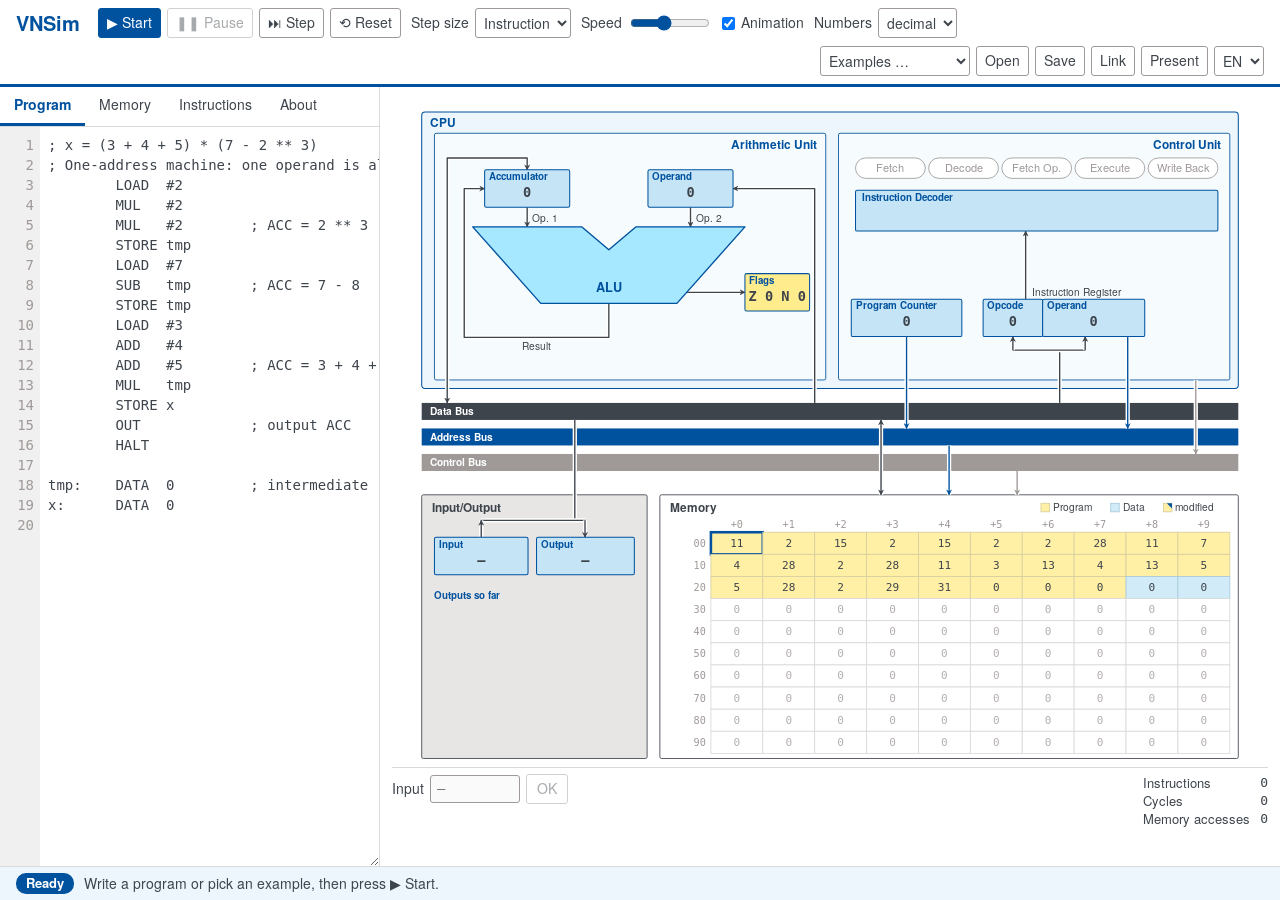
<file: index.html>
<!doctype html>
<html lang="de">
<head>
<meta charset="utf-8">
<meta name="viewport" content="width=device-width, initial-scale=1">
<title>VNSim – Von-Neumann-Simulator</title>
<meta name="description" content="Interaktiver Von-Neumann-Rechner für die Lehre: Befehlszyklus in Mikroschritten, gemeinsamer Speicher für Programm und Daten, Deutsch/Englisch. Interactive simulator of a Von Neumann machine for education.">
<meta name="author" content="Dirk Pflüger">
<meta property="og:title" content="VNSim – Von-Neumann-Simulator">
<meta property="og:description" content="Interactive simulator of a Von Neumann machine for education.">
<meta property="og:type" content="website">
<meta property="og:url" content="https://sc-sgs.github.io/vnsim/">
<meta property="og:image" content="https://sc-sgs.github.io/vnsim/docs/screenshot-en.png">
<link rel="icon" href="favicon.svg" type="image/svg+xml">
<link rel="stylesheet" href="css/style.css">
<script defer src="js/i18n.js"></script>
<script defer src="js/isa.js"></script>
<script defer src="js/assembler.js"></script>
<script defer src="js/machine.js"></script>
<script defer src="js/format.js"></script>
<script defer src="js/examples.js"></script>
<script defer src="js/view.js"></script>
<script defer src="js/app.js"></script>
</head>
<body>
<header class="toolbar">
  <h1>VNSim <span data-i18n="ui.subtitle">Von-Neumann-Simulator</span></h1>

  <div class="group" role="group" data-i18n-aria="ui.controls">
    <button id="btn-run" class="primary" data-i18n-title="ui.run.title">▶ Start</button>
    <button id="btn-pause" data-i18n="ui.pause" data-i18n-title="ui.pause.title">❚❚ Pause</button>
    <button id="btn-step" data-i18n="ui.step" data-i18n-title="ui.step.title">⏭ Schritt</button>
    <button id="btn-reset" data-i18n="ui.reset" data-i18n-title="ui.reset.title">⟲ Reset</button>
  </div>

  <label class="group"><span data-i18n="ui.granularity">Schrittweite</span>
    <select id="sel-granularity">
      <option value="micro" data-i18n="ui.gran.micro">Mikroschritt</option>
      <option value="phase" data-i18n="ui.gran.phase">Phase</option>
      <option value="instr" data-i18n="ui.gran.instr" selected>Befehl</option>
    </select>
  </label>

  <label class="group"><span data-i18n="ui.speed">Tempo</span>
    <input id="rng-speed" type="range" min="1" max="6" value="3">
  </label>
  <label class="group check"><input id="chk-anim" type="checkbox" checked> <span data-i18n="ui.anim">Animation</span></label>

  <label class="group"><span data-i18n="ui.numbers">Zahlen</span>
    <select id="sel-format">
      <option value="dec" data-i18n="ui.fmt.dec">dezimal</option>
      <option value="hex" data-i18n="ui.fmt.hex">hex</option>
      <option value="bin" data-i18n="ui.fmt.bin">binär</option>
    </select>
  </label>

  <div class="group push-right">
    <select id="sel-example" data-i18n-title="ui.examples.title"><option value="" data-i18n="ui.examples">Beispiele …</option></select>
    <button id="btn-open" data-i18n="ui.open" data-i18n-title="ui.open.title">Öffnen</button>
    <button id="btn-save" data-i18n="ui.save" data-i18n-title="ui.save.title">Speichern</button>
    <button id="btn-link" data-i18n="ui.link" data-i18n-title="ui.link.title">Link</button>
    <button id="btn-present" data-i18n="ui.present" data-i18n-title="ui.present.title">Beamer</button>
    <select id="sel-lang" data-i18n-title="ui.lang.title" aria-label="Sprache / Language">
      <option value="de">DE</option>
      <option value="en">EN</option>
      <option value="fr">FR</option>
      <option value="es">ES</option>
      <option value="swg">SWG</option>
    </select>
    <input id="file-input" type="file" accept=".vns,.asm,.txt" hidden>
  </div>
</header>

<main>
  <section class="sidebar">
    <nav class="tabs" role="tablist">
      <button class="tab active" data-tab="program" role="tab" data-i18n="ui.tab.program">Programm</button>
      <button class="tab" data-tab="memory" role="tab" data-i18n="ui.tab.memory">Speicher</button>
      <button class="tab" data-tab="help" role="tab" data-i18n="ui.tab.help">Befehle</button>
      <button class="tab" data-tab="about" role="tab" data-i18n="ui.tab.about">Über</button>
    </nav>

    <div class="pane active" id="pane-program">
      <div class="editor">
        <pre class="gutter" id="gutter" aria-hidden="true"></pre>
        <div class="code-wrap">
          <div class="line-hl" id="line-hl"></div>
          <textarea id="source" spellcheck="false" autocomplete="off" wrap="off"
            data-i18n-aria="ui.source"></textarea>
        </div>
      </div>
      <ul class="errors" id="errors"></ul>
    </div>

    <div class="pane" id="pane-memory">
      <p class="hint" data-i18n="ui.memHint">Werte direkt ändern: Programm und Daten liegen im selben Speicher.</p>
      <table class="memtable">
        <thead><tr><th data-i18n="ui.memAddr">Adr.</th><th data-i18n="ui.memValue">Wert</th><th data-i18n="ui.memMeaning">Bedeutung</th></tr></thead>
        <tbody id="memtable"></tbody>
      </table>
    </div>

    <div class="pane" id="pane-help">
      <div id="help" class="doc"></div>
    </div>

    <div class="pane" id="pane-about">
      <div id="about" class="doc"></div>
    </div>
  </section>

  <section class="stage">
    <svg id="machine" role="img" data-i18n-aria="ui.svg"></svg>
    <div class="infobar">
      <div class="io">
        <label for="input" data-i18n="ui.input">Eingabe</label>
        <input id="input" type="number" min="-9999" max="9999" step="1" disabled placeholder="—">
        <button id="btn-input" disabled>OK</button>
      </div>
      <ol class="microlog" id="microlog"></ol>
      <dl class="counters">
        <dt data-i18n="ui.cntInstr">Befehle</dt><dd id="cnt-instr">0</dd>
        <dt data-i18n="ui.cntSteps">Takte</dt><dd id="cnt-steps">0</dd>
        <dt data-i18n="ui.cntMem">Speicherzugriffe</dt><dd id="cnt-mem">0</dd>
      </dl>
    </div>
  </section>
</main>

<footer class="status" id="status">
  <span class="badge" id="status-phase">Bereit</span>
  <span id="status-text"></span>
</footer>
</body>
</html>
</file>
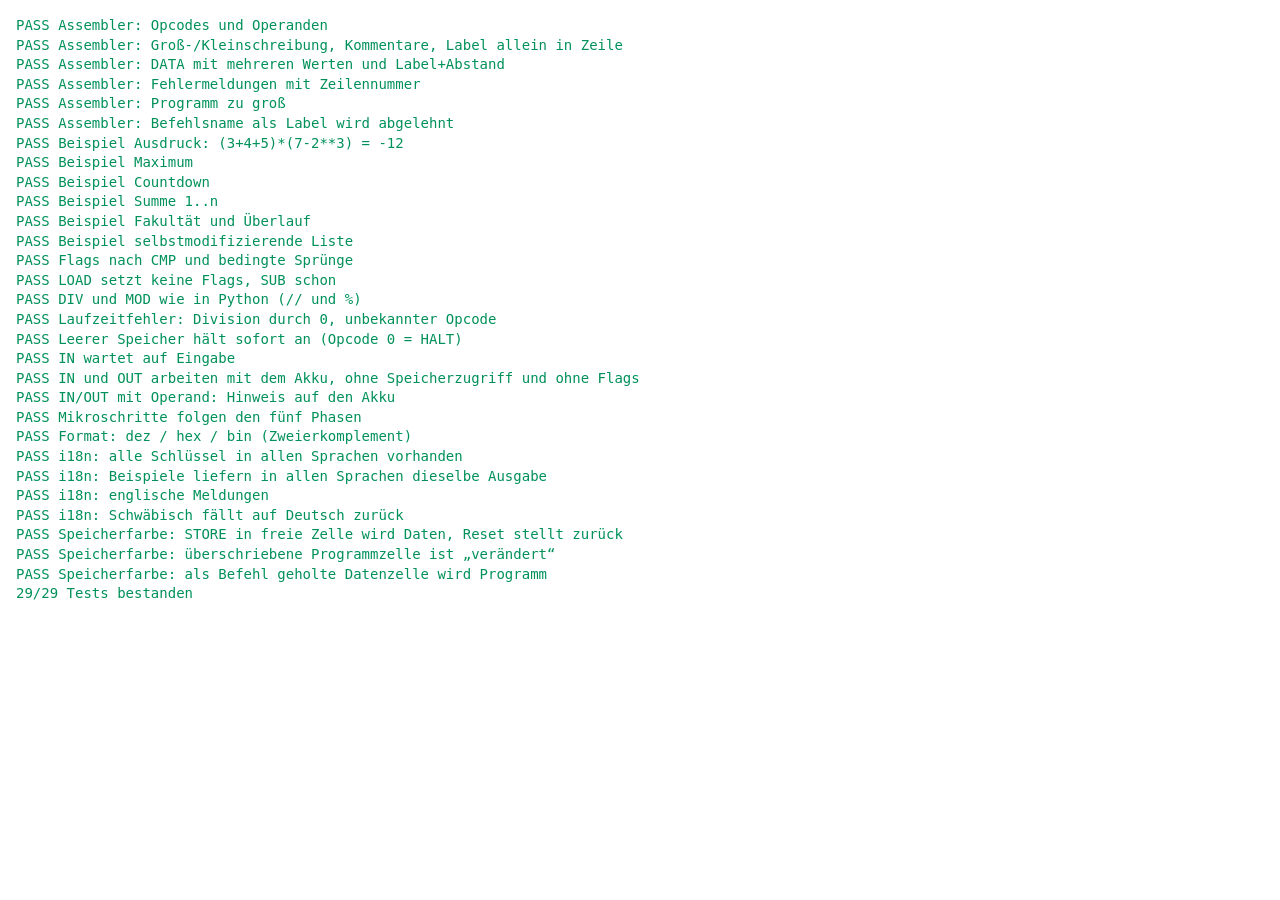
<file: tests/index.html>
<!doctype html>
<html lang="de">
<head>
<meta charset="utf-8">
<title>VNSim – Tests</title>
<style>
  body { font: 14px/1.4 monospace; margin: 16px; background: #fff; color: #3E444C; }
  .pass { color: #00915A; } .fail { color: #CC2D3C; font-weight: bold; }
</style>
</head>
<body>
<pre id="log"></pre>
<script src="../js/i18n.js"></script>
<script src="../js/isa.js"></script>
<script src="../js/assembler.js"></script>
<script src="../js/machine.js"></script>
<script src="../js/format.js"></script>
<script src="../js/examples.js"></script>
<script>
  // Minimaler Test-Runner; Ergebnis steht im DOM (headless: chromium --dump-dom)
  const TESTS = [];
  function test(name, fn) { TESTS.push({ name, fn }); }
  function eq(actual, expected, msg) {
    const a = JSON.stringify(actual), e = JSON.stringify(expected);
    if (a !== e) throw new Error(`${msg || 'Wert'}: erwartet ${e}, erhalten ${a}`);
  }
  function ok(cond, msg) { if (!cond) throw new Error(msg || 'Bedingung nicht erfüllt'); }
  VN.i18n.setLang('de');   // Tests prüfen deutsche Meldungen, sofern nicht anders gesetzt
</script>
<script src="tests.js"></script>
<script>
  const log = document.getElementById('log');
  let failed = 0;
  for (const t of TESTS) {
    const line = document.createElement('div');
    try { t.fn(); line.className = 'pass'; line.textContent = 'PASS ' + t.name; }
    catch (e) { failed++; line.className = 'fail'; line.textContent = 'FAIL ' + t.name + ' – ' + e.message; }
    log.appendChild(line);
  }
  const summary = document.createElement('div');
  summary.id = 'summary';
  summary.textContent = `${TESTS.length - failed}/${TESTS.length} Tests bestanden` + (failed ? ` – ${failed} FEHLGESCHLAGEN` : '');
  summary.className = failed ? 'fail' : 'pass';
  log.appendChild(summary);
</script>
</body>
</html>
</file>
<file: css/style.css>
/* Farben der Vorlesungsfolien (beamer-unistuttgart); TikZ-Mischungen X!n als Mischung mit Weiß */
@font-face { font-family: 'TeX Gyre Heros'; src: url('../fonts/texgyreheros-regular.woff2') format('woff2'); font-weight: 400; }
@font-face { font-family: 'TeX Gyre Heros'; src: url('../fonts/texgyreheros-bold.woff2') format('woff2'); font-weight: 700; }

:root {
  color-scheme: light;
  --anthracite: #3E444C;
  --midblue: #00519E;
  --lightblue: #00BEFF;
  --pastelblue: #7DC6EA;
  --warmgrey: #9F9998;
  --yellow: #FFD500;
  --red: #CC2D3C;
  --green: #00915A;

  --lightblue-35: #A6E8FF;
  --pastelblue-15: #ECF6FC;
  --pastelblue-35: #D2EBF8;
  --pastelblue-45: #C5E5F6;
  --warmgrey-25: #E7E6E5;
  --warmgrey-15: #F1F0F0;
  --yellow-35: #FFF0A6;
  --yellow-45: #FFEC8C;
  --yellow-80: #FFDD33;
  --red-20: #F5D5D8;
  --titlegrey: #D9D9D9;

  --font: 'TeX Gyre Heros', 'Helvetica Neue', Helvetica, Arial, sans-serif;
  --mono: 'DejaVu Sans Mono', Menlo, Consolas, monospace;
  --code-size: 14px;
  --code-line: 20px;
}

* { box-sizing: border-box; }
html, body { height: 100%; margin: 0; }
body {
  display: flex; flex-direction: column;
  font: 14px/1.4 var(--font); color: var(--anthracite); background: #fff;
}
button, select, input { font: inherit; color: inherit; }

/* ------------------------------------------------------------ Werkzeugleiste */
.toolbar {
  display: flex; flex-wrap: wrap; align-items: center; gap: 8px 18px;
  padding: 8px 16px; border-bottom: 3px solid var(--midblue); background: #fff;
}
.toolbar h1 { margin: 0 8px 0 0; font-size: 20px; color: var(--midblue); white-space: nowrap; }
.toolbar h1 span { font-weight: 400; font-size: 14px; color: var(--anthracite); }
.group { display: flex; align-items: center; gap: 6px; white-space: nowrap; flex-shrink: 0; }
#sel-example { max-width: 150px; }
@media (max-width: 1700px) { .toolbar h1 span { display: none; } .toolbar { gap: 8px 10px; } .toolbar button { padding: 4px 8px; } }
.group.push-right { margin-left: auto; }
.group.check input { margin: 0; }
button {
  padding: 4px 10px; border: 1px solid var(--warmgrey); border-radius: 3px; background: #fff; cursor: pointer;
}
button:hover:not(:disabled) { background: var(--pastelblue-15); border-color: var(--midblue); }
button:disabled { opacity: .45; cursor: default; }
button.primary { background: var(--midblue); border-color: var(--midblue); color: #fff; }
button.primary:hover:not(:disabled) { background: #003f7a; }
select { padding: 3px 4px; border: 1px solid var(--warmgrey); border-radius: 3px; background: #fff; }
/* Breite wie mit DE/EN, damit die Option SWG (Osterei) die Leiste nicht verschiebt */
#sel-lang { width: 50px; }
html[lang="swg"] #sel-lang { width: auto; }
input[type=range] { width: 80px; accent-color: var(--midblue); }

/* ------------------------------------------------------------ Hauptbereich */
main { flex: 1; display: flex; min-height: 0; overflow: hidden; }
.sidebar {
  width: 380px; min-width: 300px; display: flex; flex-direction: column;
  border-right: 1px solid var(--titlegrey); resize: horizontal; overflow: hidden;
}
.stage { flex: 1; display: flex; flex-direction: column; min-width: 0; padding: 8px 12px; }
#machine { flex: 1; min-height: 0; width: 100%; font-family: var(--font); }
#machine.zoomed { cursor: grab; touch-action: none; }
#machine.zoomed.panning { cursor: grabbing; }

.tabs { display: flex; border-bottom: 1px solid var(--titlegrey); }
.tab { border: 0; border-radius: 0; padding: 8px 14px; background: none; border-bottom: 3px solid transparent; }
.tab.active { border-bottom-color: var(--midblue); color: var(--midblue); font-weight: 700; }
.pane { display: none; flex: 1; min-height: 0; overflow: auto; }
.pane.active { display: flex; flex-direction: column; }
.hint { margin: 8px 12px; font-size: 13px; }

/* Editor mit Zeilennummern und Zeilenmarkierung */
.editor { flex: 1; display: flex; min-height: 0; overflow: hidden; font: var(--code-size)/var(--code-line) var(--mono); }
.gutter {
  margin: 0; padding: 8px 6px 8px 0; min-width: 40px; text-align: right; color: var(--warmgrey);
  background: var(--warmgrey-15); overflow: hidden; font: inherit; user-select: none;
}
.gutter .err { color: var(--red); font-weight: 700; }
.code-wrap { position: relative; flex: 1; min-width: 0; }
.line-hl {
  position: absolute; left: 0; right: 0; height: var(--code-line); background: var(--yellow-45);
  display: none; pointer-events: none;
}
.line-hl.error { background: var(--red-20); }
#source {
  position: absolute; inset: 0; width: 100%; height: 100%; margin: 0; padding: 8px;
  border: 0; outline: none; resize: none; background: transparent; font: inherit; color: var(--anthracite);
  tab-size: 8; white-space: pre; overflow: auto;
}
#source[readonly] { color: #555b62; }
.errors { margin: 0; padding: 0; list-style: none; max-height: 30%; overflow: auto; }
.errors li { padding: 4px 12px; background: var(--red-20); border-top: 1px solid #fff; font-size: 13px; cursor: pointer; }
.errors li b { color: var(--red); }

/* Speichertabelle */
.memtable { border-collapse: collapse; margin: 0 12px 12px; font-size: 13px; }
.memtable th { text-align: left; padding: 2px 8px; position: sticky; top: 0; background: #fff; border-bottom: 1px solid var(--titlegrey); }
.memtable td { padding: 1px 8px; }
.memtable td:first-child { font-family: var(--mono); color: var(--warmgrey); text-align: right; }
.memtable.bin input { width: 150px; }
.memtable input { width: 72px; padding: 1px 4px; border: 1px solid var(--titlegrey); border-radius: 2px; font-family: var(--mono); text-align: right; }
.memtable tr.kind-op td:nth-child(2) input, .memtable tr.kind-arg td:nth-child(2) input { background: var(--yellow-35); }
.memtable tr.kind-data td:nth-child(2) input { background: var(--pastelblue-35); }
.memtable tr.modified td:nth-child(2) input { background: linear-gradient(225deg, var(--midblue) 7px, var(--yellow-35) 7px); }
.memtable tr.pc td:first-child { color: var(--midblue); font-weight: 700; }
.memtable tr.focus input { outline: 2px solid var(--midblue); }
.memtable .meaning { font-family: var(--mono); white-space: nowrap; }
.memtable .label { color: var(--midblue); }

/* Befehlsreferenz */
.doc { padding: 4px 12px 16px; font-size: 13px; }
.doc h2 { font-size: 15px; color: var(--midblue); margin: 12px 0 4px; }
.doc a { color: var(--midblue); }
#about { font-size: 14px; line-height: 1.5; }
#help table { border-collapse: collapse; width: 100%; }
#help td, #help th { padding: 2px 6px; vertical-align: top; text-align: left; }
#help th { border-bottom: 1px solid var(--titlegrey); }
#help td:first-child { font-family: var(--mono); color: var(--warmgrey); text-align: right; }
#help code, #help td:nth-child(2) { font-family: var(--mono); white-space: nowrap; }
#help pre { background: var(--warmgrey-15); padding: 6px 8px; font: 13px/1.4 var(--mono); }

/* Info-Leiste unter der Grafik */
.infobar { display: flex; gap: 16px; align-items: flex-start; padding-top: 6px; border-top: 1px solid var(--titlegrey); }
.io { display: flex; gap: 6px; align-items: center; }
.io input { width: 90px; padding: 3px 6px; border: 1px solid var(--warmgrey); border-radius: 3px; font-family: var(--mono); }
.io input:not(:disabled) { border-color: var(--midblue); box-shadow: 0 0 0 3px var(--yellow-80); }
.microlog {
  flex: 1; margin: 0; padding: 0 0 0 4px; list-style: none; height: 84px; overflow: auto;
  font-size: 12.5px; line-height: 16px; min-width: 0;
}
.microlog li { padding-left: 8px; border-left: 4px solid var(--titlegrey); white-space: nowrap; overflow: hidden; text-overflow: ellipsis; }
.microlog li.last { background: var(--yellow-35); }
.microlog li[data-phase=fetch] { border-left-color: var(--midblue); }
.microlog li[data-phase=decode] { border-left-color: var(--lightblue); }
.microlog li[data-phase=operands] { border-left-color: var(--pastelblue); }
.microlog li[data-phase=execute] { border-left-color: var(--yellow); }
.microlog li[data-phase=writeback] { border-left-color: var(--green); }
.microlog .ph { display: inline-block; width: 6.5em; color: var(--warmgrey); }
.counters { flex-shrink: 0; display: grid; grid-template-columns: auto auto; gap: 0 10px; margin: 0; font-size: 13px; }
.counters dd { margin: 0; text-align: right; font-family: var(--mono); }

/* Statuszeile */
.status { display: flex; gap: 10px; align-items: center; padding: 6px 16px; background: var(--pastelblue-15); border-top: 1px solid var(--titlegrey); min-height: 34px; }
.badge { padding: 1px 10px; border-radius: 10px; background: var(--midblue); color: #fff; font-weight: 700; font-size: 13px; white-space: nowrap; }
.status.error { background: var(--red-20); }
.status.error .badge { background: var(--red); }
.status.done .badge { background: var(--green); }

/* ------------------------------------------------------------ SVG-Maschine */
#machine text { fill: var(--anthracite); font-size: 13px; }
#machine .title { font-weight: 700; font-size: 14px; }
#machine .cpu-title, #machine .unit-title { fill: var(--midblue); }
#machine .small { font-size: 12px; }
#machine .cpu { fill: var(--pastelblue-15); stroke: var(--midblue); stroke-width: 1.2; }
#machine .unit { fill: #fff; fill-opacity: .55; stroke: var(--midblue); stroke-width: 1; }
#machine .memunit { fill: #fff; stroke: var(--anthracite); stroke-width: 1; }
#machine .iounit { fill: var(--warmgrey-25); stroke: var(--anthracite); stroke-width: 1; }

#machine .bus-data { fill: var(--anthracite); }
#machine .bus-addr { fill: var(--midblue); }
#machine .bus-ctrl { fill: var(--warmgrey); }
#machine .bus.active { filter: drop-shadow(0 0 3px var(--yellow)); }
#machine .bus-label { fill: #fff; font-weight: 700; font-size: 12px; }
#machine .bus-value { font-family: var(--mono); font-size: 13px; }

#machine .conn { fill: none; stroke-width: 1.6; stroke-linejoin: round; }
#machine .conn-data { stroke: var(--anthracite); }
#machine .conn-addr { stroke: var(--midblue); }
#machine .conn-ctrl { stroke: var(--warmgrey); }
#machine .halo { fill: none; stroke: #fff; stroke-width: 5; }
#machine .arrow-data { fill: var(--anthracite); }
#machine .arrow-addr { fill: var(--midblue); }
#machine .arrow-ctrl { fill: var(--warmgrey); }

#machine .reg rect { fill: var(--pastelblue-45); stroke: var(--midblue); stroke-width: 1.2; transition: fill .15s; }
#machine .reg.flagreg rect { fill: var(--yellow-45); }
#machine .reg rect.active { fill: var(--yellow-80); stroke-width: 2.2; }
#machine .reg rect.waiting { fill: var(--yellow-80); stroke: var(--red); stroke-width: 2.2; }
#machine .reg-label { font-size: 11.5px; font-weight: 700; fill: var(--midblue); }
#machine .reg-value { font-family: var(--mono); font-size: 16px; font-weight: 700; }
#machine .reg-value.bin { font-size: 10px; }

#machine .alu { fill: var(--lightblue-35); stroke: var(--midblue); stroke-width: 1.6; stroke-linejoin: round; transition: fill .15s; }
#machine .alu.active { fill: var(--yellow-80); }
#machine .alu-label { font-weight: 700; fill: var(--midblue); font-size: 15px; }
#machine .alu-op { font-family: var(--mono); font-size: 13px; }

#machine .phase rect { fill: #fff; stroke: var(--warmgrey); stroke-width: 1; }
#machine .phase text { font-size: 13px; fill: var(--warmgrey); }
#machine .phase.current rect { fill: var(--midblue); stroke: var(--midblue); }
#machine .phase.current text { fill: #fff; font-weight: 700; }

#machine .dec-text { font-family: var(--mono); font-size: 16px; font-weight: 700; }
#machine .dec-desc { font-size: 12px; }

#machine .cellg { cursor: pointer; }
#machine .cell { fill: #fff; stroke: var(--titlegrey); stroke-width: 1; }
#machine .cell.kind-op { fill: var(--yellow-35); stroke: #d8cfa0; }
#machine .cell.kind-data { fill: var(--pastelblue-35); stroke: #a9c9da; }
#machine .cell-mod { fill: var(--midblue); pointer-events: none; }
#machine .cell.current { stroke: var(--midblue); stroke-width: 1.5; }
#machine .cell.pc { stroke: var(--midblue); stroke-width: 3; }
#machine .cell.accessed { fill: var(--yellow-80); stroke: var(--anthracite); stroke-width: 2; }
#machine .cell.accessed.write { stroke: var(--red); }
#machine .cellg:hover .cell { stroke: var(--midblue); stroke-width: 2; }
#machine .cell-text { font-family: var(--mono); font-size: 13px; pointer-events: none; }
#machine .cell-text.bin { font-size: 9px; }
#machine .cell-text.zero { fill: #b5b0af; }
#machine .grid-label { fill: var(--warmgrey); font-family: var(--mono); }
#machine .out-value { font-family: var(--mono); font-weight: 700; }

#machine .token rect { fill: var(--yellow); stroke: var(--anthracite); stroke-width: 1.2; }
#machine .token text { font-family: var(--mono); font-weight: 700; font-size: 13px; }

/* ------------------------------------------------------------ Präsentationsmodus */
body.present .sidebar { display: none; }
body.present .toolbar h1 span { display: none; }
body.present .microlog { font-size: 15px; line-height: 19px; height: 100px; }
body.present .status { font-size: 17px; }

@media (max-width: 900px) {
  main { flex-direction: column; overflow: auto; }
  .sidebar { width: auto; height: 45vh; resize: none; border-right: 0; border-bottom: 1px solid var(--titlegrey); }
  .stage { min-height: 70vh; }
  .infobar { flex-wrap: wrap; }
}
</file>
